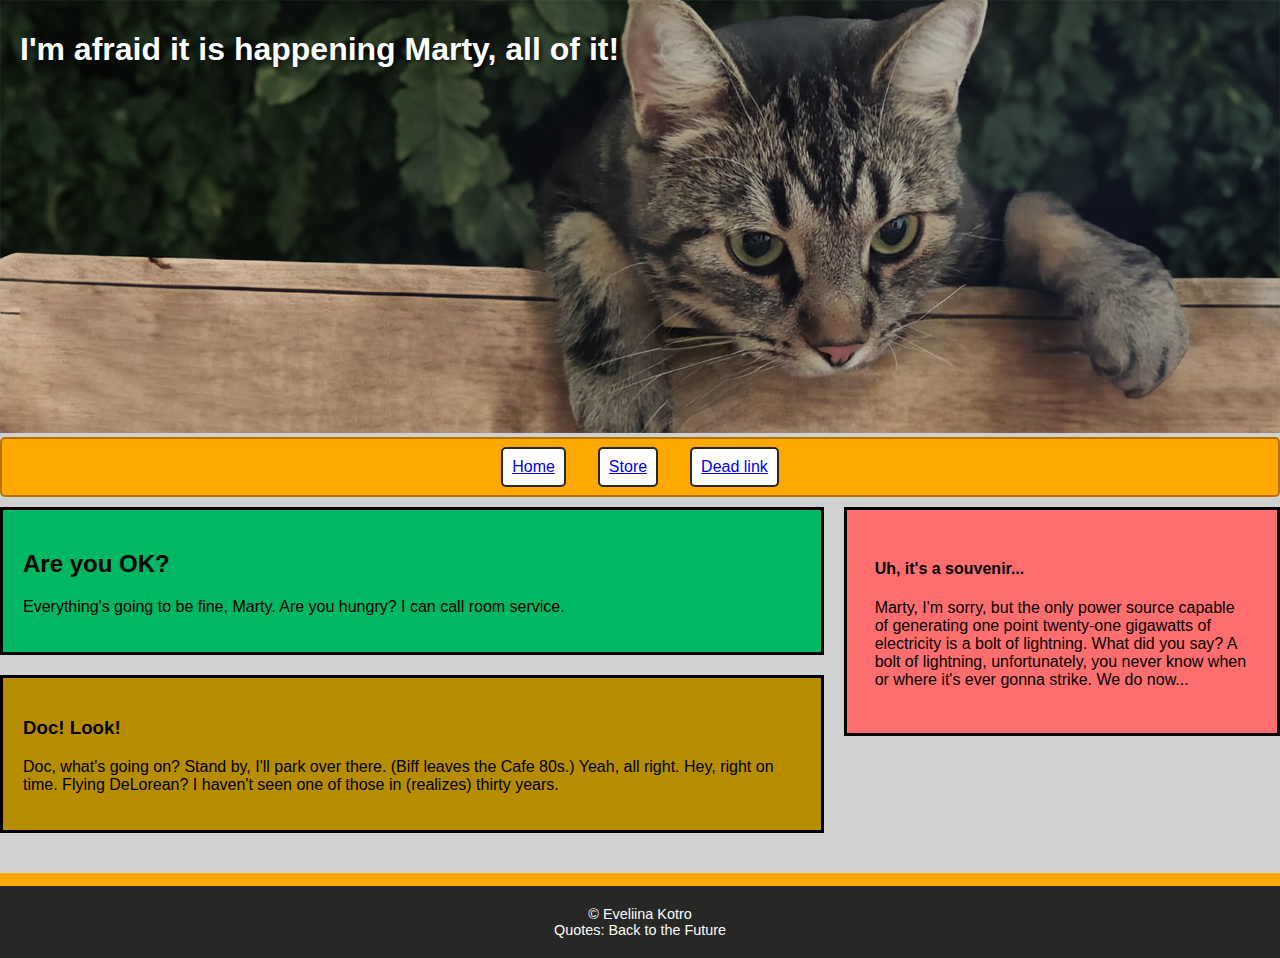
<file: 05B/index.html>
<!doctype html>
<html lang="en">
    <head>
        <meta charset="UTF-8">
        <title>05B</title>
        <meta name="viewport" content="width=device-width, initial-scale=1.0">
        <link rel="stylesheet" href="styles.css">
    </head>
    <body>
        <header>
            <img src="IMG/HeaderCat.png" style="width: 100%" alt="A cat">
            <h1 class="title">I'm afraid it is happening Marty, all of it!</h1>
        </header>

        <nav class="NaviDiv">
            <ul class="navigationlist">
                <li><a href="index.html">Home</a></li>
                <li><a href="second.html">Store</a></li>
                <li><a href="#deadlink">Dead link</a></li>
            </ul>
        </nav>

<main>
    <div class="content-wrapper">
        <div class="main-column">
            <section class="SectionDiv">
                <h2>Are you OK?</h2>
                <p>Everything's going to be fine, Marty. Are you hungry? I can call room service.</p>
            </section>

            <article class="ArticleDiv">
                <h3>Doc! Look!</h3>
                <p>
                    Doc, what's going on? Stand by, I'll park over there. (Biff leaves the Cafe 80s.) Yeah, all right.
                    Hey, right on time. Flying DeLorean? I haven't seen one of those in (realizes) thirty years.
                </p>
            </article>
        </div>

        <aside class="aSideDiv">
            <h4>Uh, it's a souvenir...</h4>
            <p>
                Marty, I'm sorry, but the only power source capable of generating one point twenty-one gigawatts of
                electricity is a bolt of lightning. What did you say? A bolt of lightning, unfortunately, you never
                know when or where it's ever gonna strike. We do now...
            </p>
        </aside>
    </div>
</main>


        <footer>
            &#169; Eveliina Kotro <br>
            Quotes: Back to the Future
        </footer>
    </body>
</html>
</file>
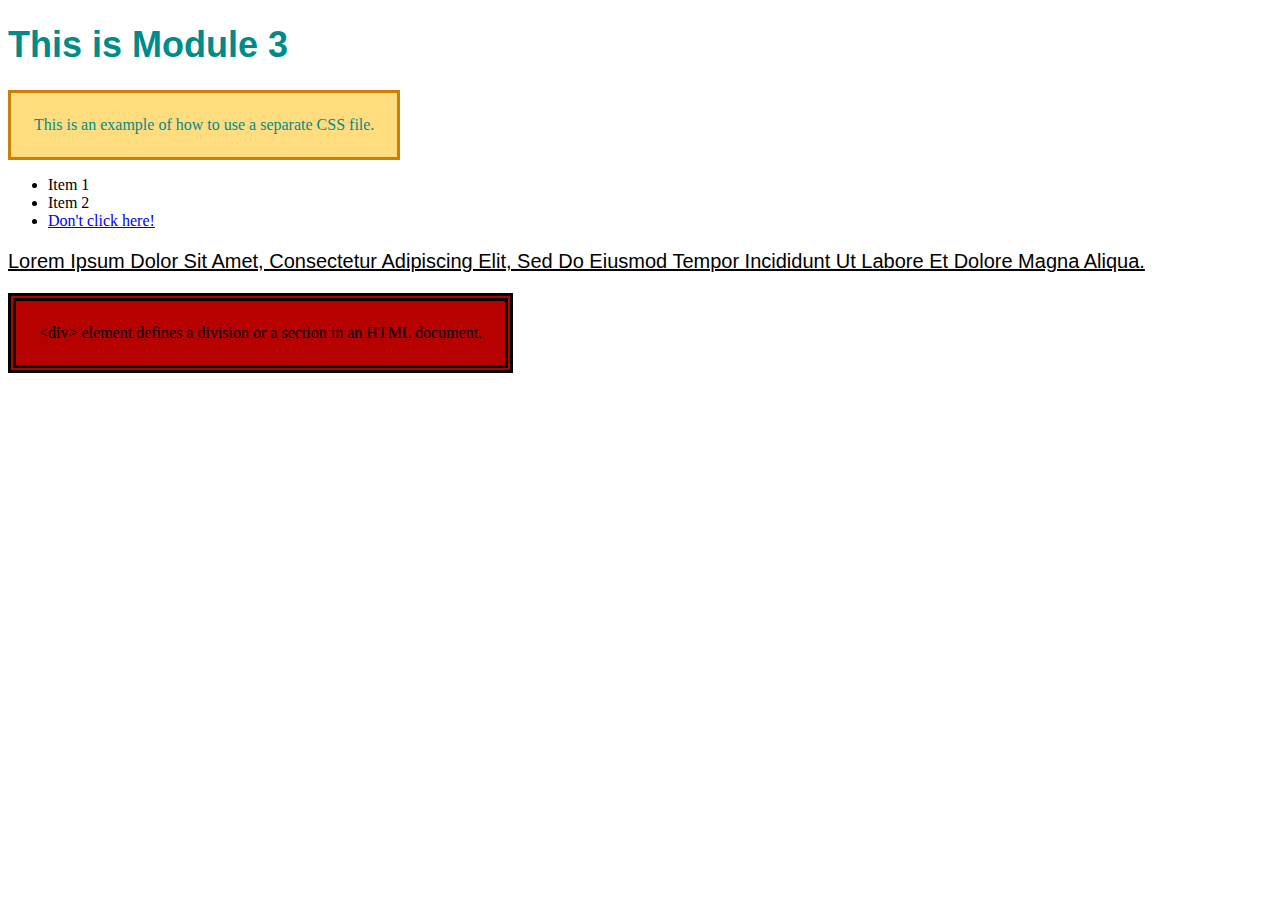
<file: CSS_Basics_Assignment/index.html>
<!doctype html>
<html lang="en">
    <head>
        <meta charset="UTF-8">
        <meta name="viewport" content="width=device-width, initial-scale=1.0">
        <link rel="stylesheet" type="text/css" href="styles.css">
        <title>Module 3 Assignment</title>
    </head>
    <body>
        <h1 class="header-example">This is Module 3</h1>
        <p class="color-example">This is an example of how to use a separate CSS file.</p>
        <ul class="navigationlist">
            <li>Item 1</li>
            <li>Item 2</li>
            <li><a href="second.html">Don't click here!</a></li>
        </ul>
        <p class="text-example">
            Lorem ipsum dolor sit amet, consectetur adipiscing elit, sed do eiusmod tempor incididunt ut labore et
            dolore magna aliqua.
        </p>
        <div class="div-example">&lt;div&gt; element defines a division or a section in an HTML document.</div>
    </body>
</html>
</file>
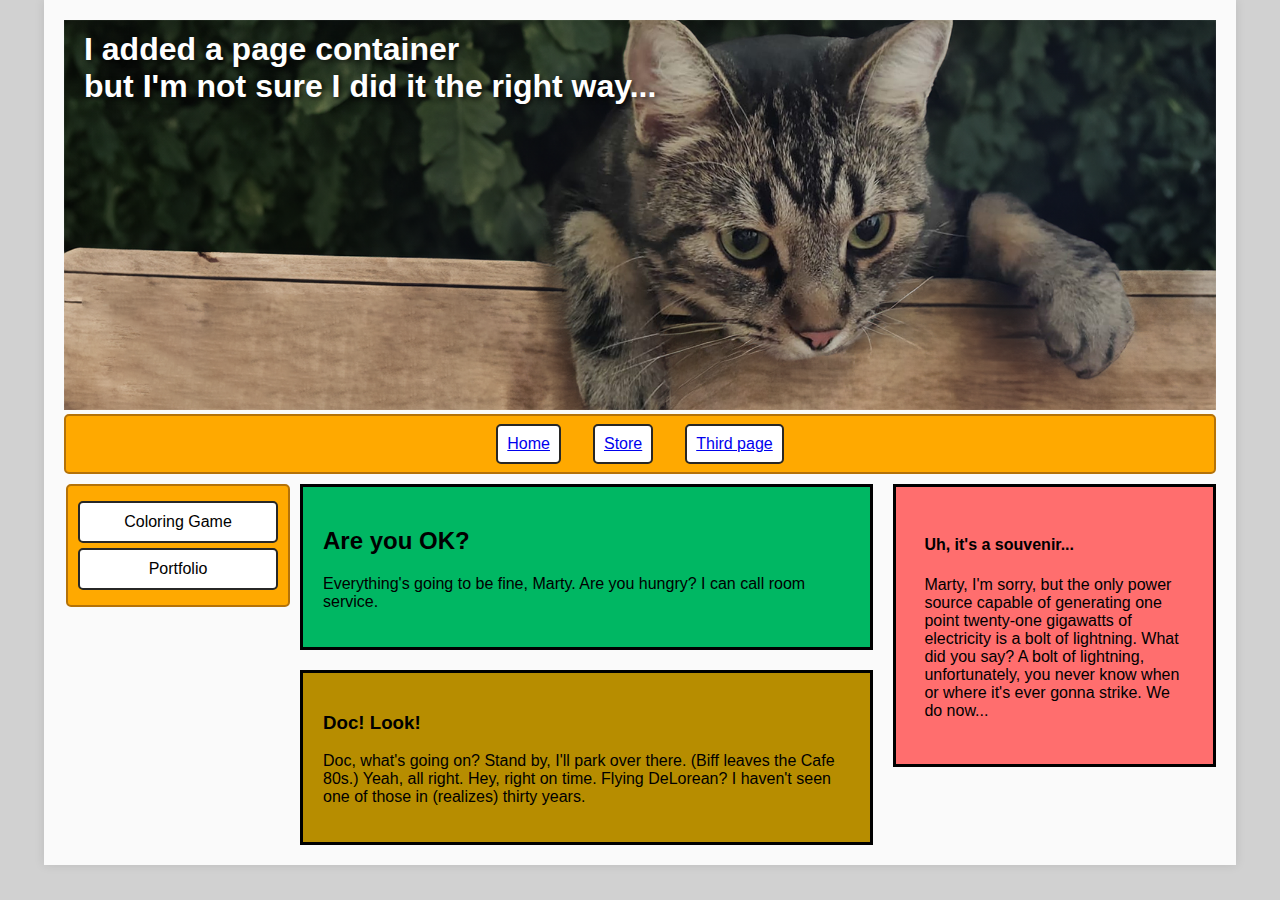
<file: 05B/third.html>
<!doctype html>
<html lang="en">
    <head>
        <meta charset="UTF-8">
        <title>06B</title>
        <meta name="viewport" content="width=device-width, initial-scale=1.0">
        <link rel="stylesheet" href="styles.css">
    </head>
    
<body>
      <div class="page-container">
            <header>
            <img src="IMG/HeaderCat.png" style="width: 100%" alt="A cat">
            <h1 class="title">I added a page container <br>but I'm not sure I did it the right way...</h1>
        </header>

        <nav class="NaviDiv">
            <ul class="navigationlist">
                <li><a href="index.html">Home</a></li>
                <li><a href="second.html">Store</a></li>
                <li><a href="third.html">Third page</a></li>

            </ul>
        </nav>
            <nav class="NaviDivThird">
            <ul class="navigationlistthird">
                <li><a href="https://poki.com/en/g/anycolor-horoscopes" target="_blank" rel="noopener noreferrer">Coloring Game</a></li>
                <!-- Note to self: viimeinen osa estää turvallisuusriskejä, kuten uuden sivun mahdollisuuden käyttää window.opener-objektia alkuperäisen sivun manipulointiin. -->
                <li><a href="https://eveliinakotro.wixsite.com/portfolio" target="_blank" rel="noopener noreferrer">Portfolio</a></li>
                
            </ul>
        </nav>
<main>
    <div class="content-wrapper">
        <div class="main-column">
            <section class="SectionDiv">
                <h2>Are you OK?</h2>
                <p>Everything's going to be fine, Marty. Are you hungry? I can call room service.</p>
            </section>

            <article class="ArticleDiv">
                <h3>Doc! Look!</h3>
                <p>
                    Doc, what's going on? Stand by, I'll park over there. (Biff leaves the Cafe 80s.) Yeah, all right.
                    Hey, right on time. Flying DeLorean? I haven't seen one of those in (realizes) thirty years.
                </p>
            </article>
        </div>

        <aside class="aSideDiv">
            <h4>Uh, it's a souvenir...</h4>
            <p>
                Marty, I'm sorry, but the only power source capable of generating one point twenty-one gigawatts of
                electricity is a bolt of lightning. What did you say? A bolt of lightning, unfortunately, you never
                know when or where it's ever gonna strike. We do now...
            </p>
        </aside>
    </div>
</main>
            </div>
</body>
</html>
</file>
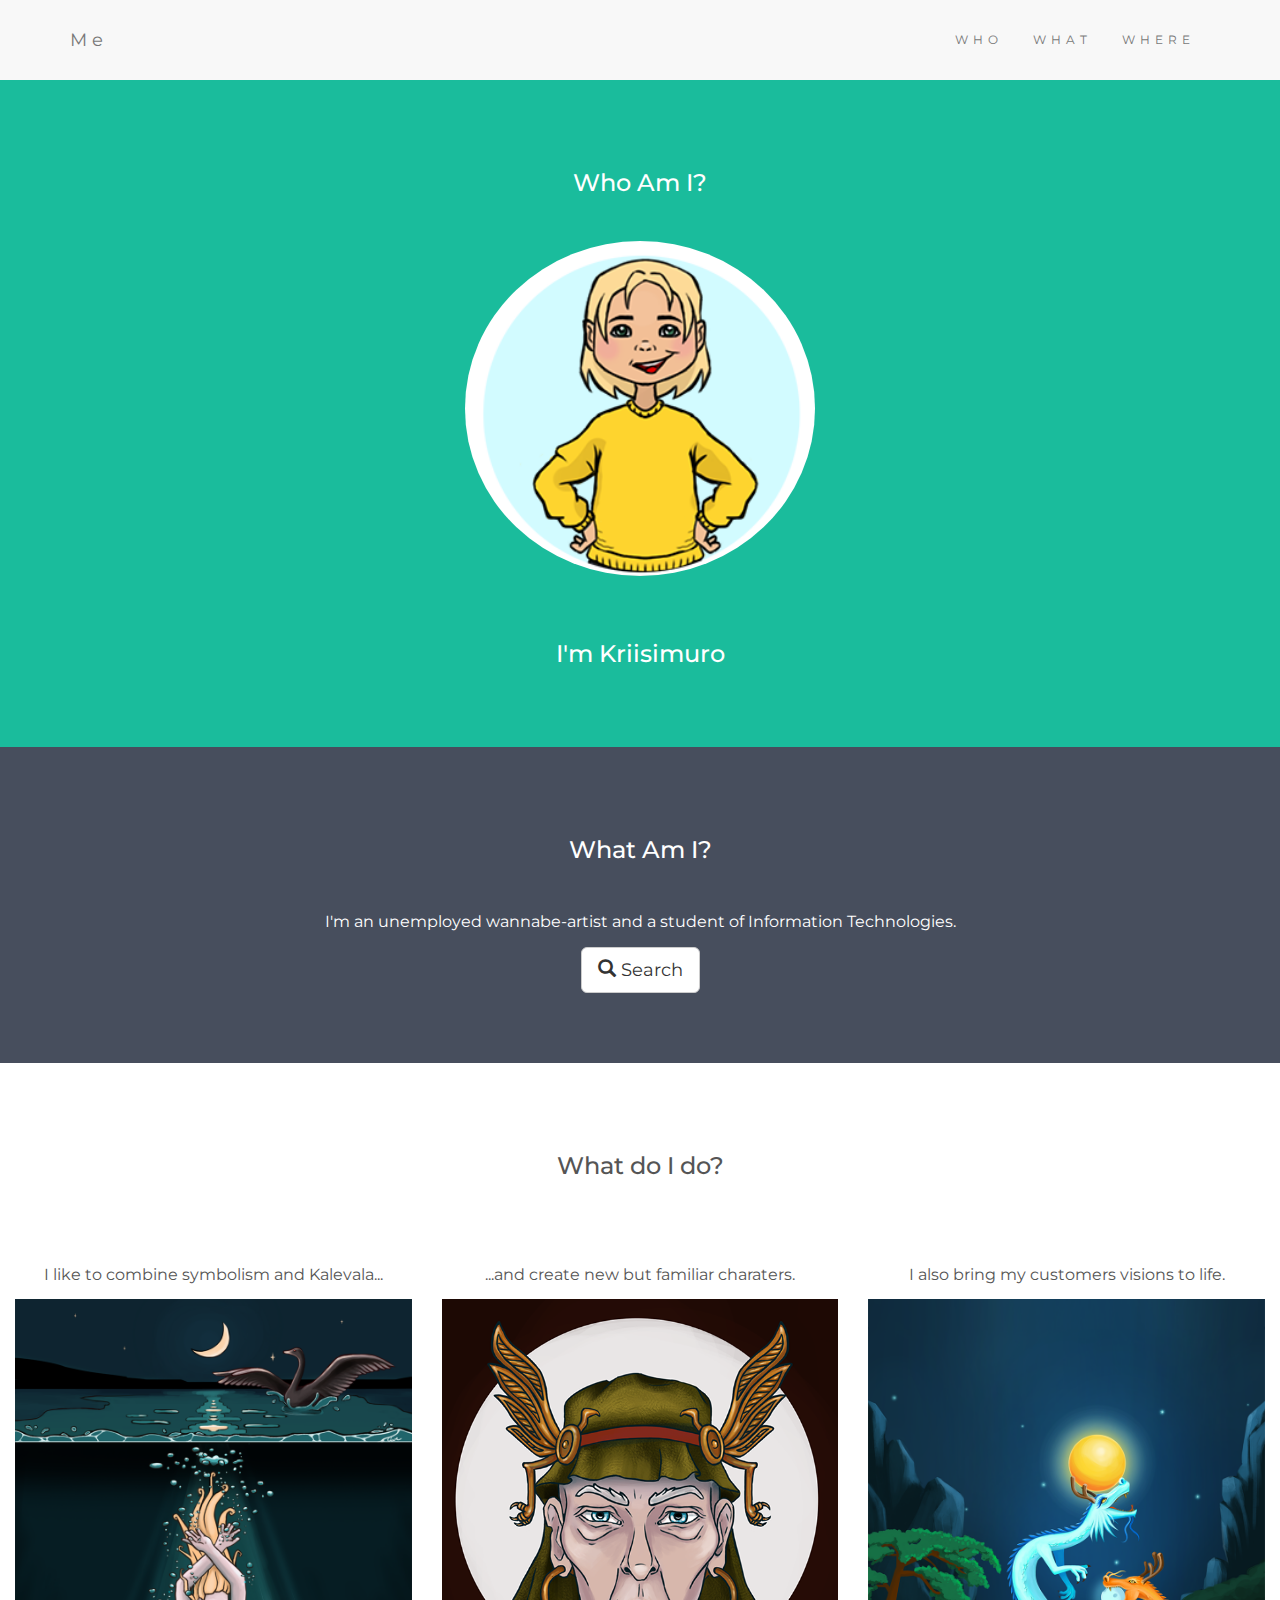
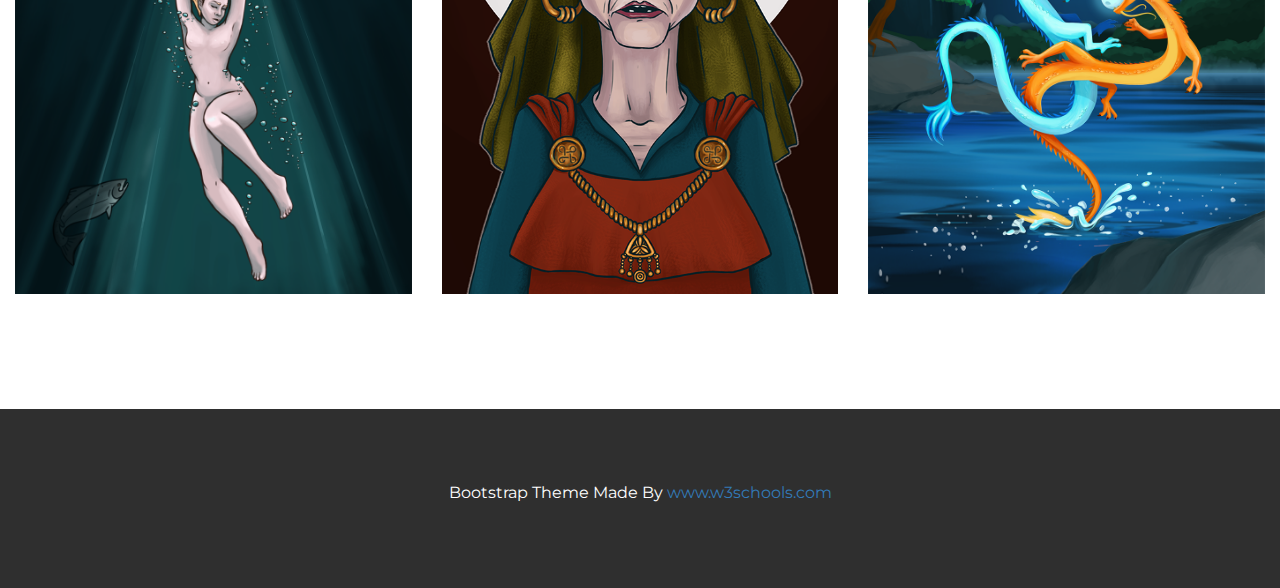
<file: 07B/module7.html>
<!DOCTYPE html>
<html lang="en">
<head>
  <!-- Theme Made By www.w3schools.com - No Copyright -->
  <title>Bootstrap Theme Simply Me</title>
  <meta charset="utf-8">
  <meta name="viewport" content="width=device-width, initial-scale=1">
  <link rel="stylesheet" href="https://maxcdn.bootstrapcdn.com/bootstrap/3.4.1/css/bootstrap.min.css">
  <link href="https://fonts.googleapis.com/css?family=Montserrat" rel="stylesheet">
  <script src="https://ajax.googleapis.com/ajax/libs/jquery/3.7.1/jquery.min.js"></script>
  <script src="https://maxcdn.bootstrapcdn.com/bootstrap/3.4.1/js/bootstrap.min.js"></script>
  <style>
  body {
    font: 20px Montserrat, sans-serif;
    line-height: 1.8;
    color: #f5f6f7;
  }
  p {font-size: 16px;}
  .margin {margin-bottom: 45px;}
  .bg-1 { 
    background-color: #1abc9c; /* Green */
    color: #ffffff;
  }
  .bg-2 { 
    background-color: #474e5d; /* Dark Blue */
    color: #ffffff;
  }
  .bg-3 { 
    background-color: #ffffff; /* White */
    color: #555555;
  }
  .bg-4 { 
    background-color: #2f2f2f; /* Black Gray */
    color: #fff;
  }
  .container-fluid {
    padding-top: 70px;
    padding-bottom: 70px;
  }
  .navbar {
    padding-top: 15px;
    padding-bottom: 15px;
    border: 0;
    border-radius: 0;
    margin-bottom: 0;
    font-size: 12px;
    letter-spacing: 5px;
  }
  .navbar-nav  li a:hover {
    color: #1abc9c !important;
  }
  </style>
</head>
<body>

<!-- Navbar -->
<nav class="navbar navbar-default">
  <div class="container">
    <div class="navbar-header">
      <button type="button" class="navbar-toggle" data-toggle="collapse" data-target="#myNavbar">
        <span class="icon-bar"></span>
        <span class="icon-bar"></span>
        <span class="icon-bar"></span>                        
      </button>
      <a class="navbar-brand" href="#">Me</a>
    </div>
    <div class="collapse navbar-collapse" id="myNavbar">
      <ul class="nav navbar-nav navbar-right">
        <li><a href="#">WHO</a></li>
        <li><a href="#">WHAT</a></li>
        <li><a href="#">WHERE</a></li>
      </ul>
    </div>
  </div>
</nav>

<!-- First Container -->
<div class="container-fluid bg-1 text-center">
  <h3 class="margin">Who Am I?</h3>
  <img src="IMG/EveAvatar.png" class="img-responsive img-circle margin" style="display:inline" alt="Louhi" width="350" height="350">
  <h3>I'm Kriisimuro</h3>
</div>

<!-- Second Container -->
<div class="container-fluid bg-2 text-center">
  <h3 class="margin">What Am I?</h3>
  <p> I'm an unemployed wannabe-artist and a student of Information Technologies. </p>
  <a href="#" class="btn btn-default btn-lg">
    <span class="glyphicon glyphicon-search"></span> Search
  </a>
</div>

<!-- Third Container (Grid) -->
<div class="container-fluid bg-3 text-center">    
  <h3 class="margin">What do I do?</h3><br>
  <div class="row">
    <div class="col-sm-4">
      <p>I like to combine symbolism and Kalevala...</p>
      <img src="IMG/AinoFinal.png" class="img-responsive margin" style="width:100%" alt="Image">
    </div>
    <div class="col-sm-4"> 
      <p>...and create new but familiar charaters.</p>
      <img src="IMG/Louhi.png" class="img-responsive margin" style="width:100%" alt="Image">
    </div>
    <div class="col-sm-4"> 
      <p>I also bring my customers visions to life.</p>
      <img src="IMG/SatumetsaFinal.png" class="img-responsive margin" style="width:100%" alt="Image">
    </div>
  </div>
</div>

<!-- Footer -->
<footer class="container-fluid bg-4 text-center">
  <p>Bootstrap Theme Made By <a href="https://www.w3schools.com">www.w3schools.com</a></p> 
</footer>

</body>
</html>
</file>
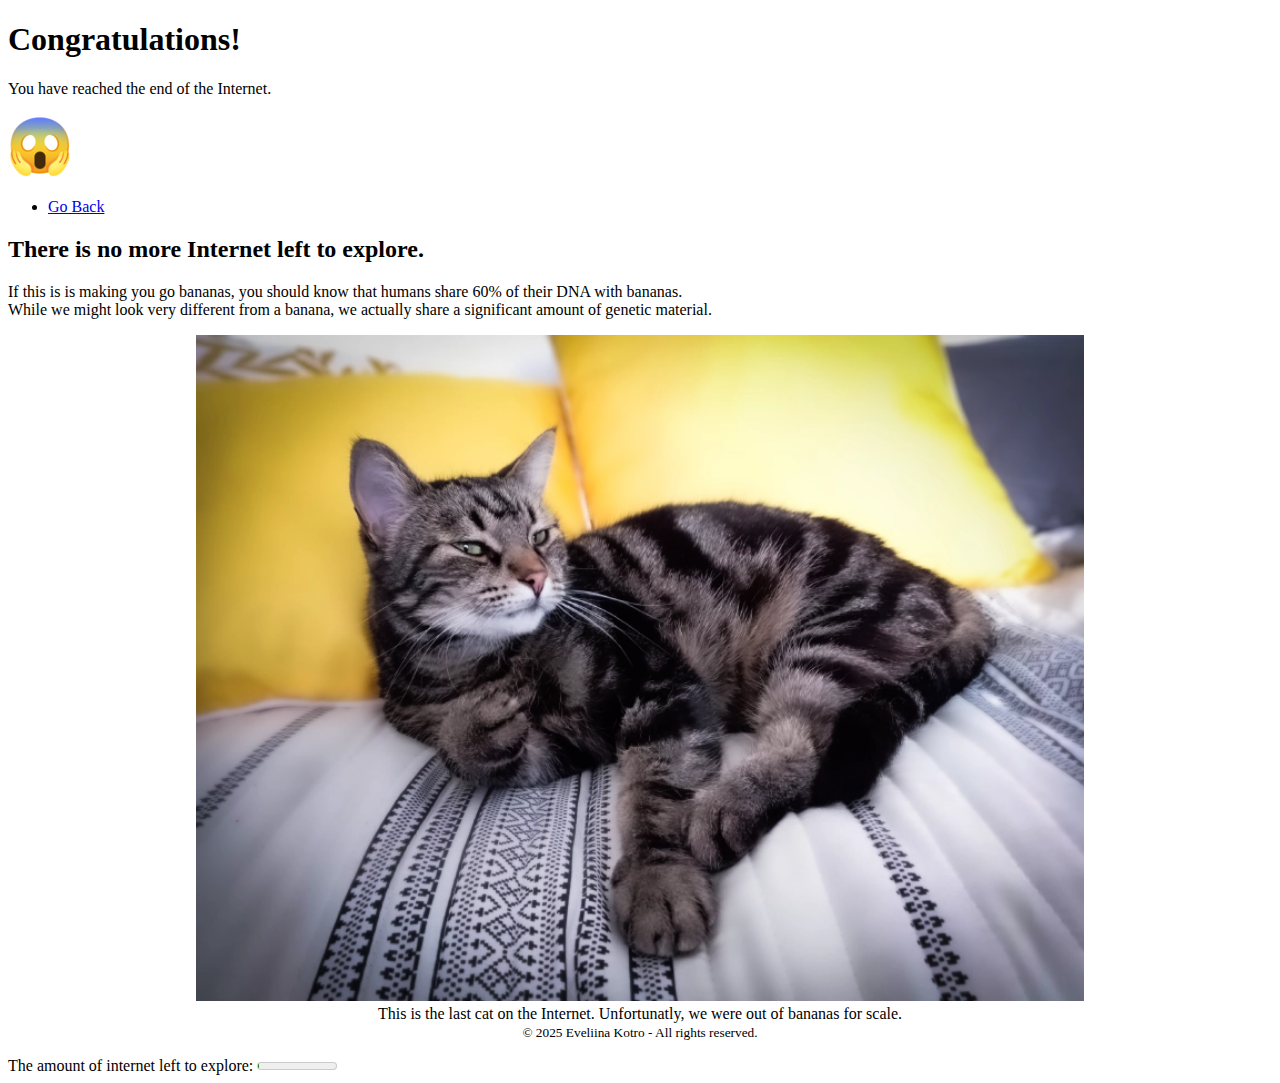
<file: CSS_Basics_Assignment/second.html>
<!doctype html>
<html lang="en">
    <head>
        <meta charset="UTF-8">
        <meta name="viewport" content="width=device-width, initial-scale=1.0">
        <link rel="stylesheet" type="text/css" href="styles.css">
        <title>The End</title>
    </head>
    <body>
        <div class="secondheader">
            <header>
                <h1>Congratulations!</h1>
                <div class="textandimage">
                    <p>You have reached the end of the Internet.</p>
                    <img src="Images/scream.png" style="width: auto" alt="Screaming emoji" />
                </div>
            </header>
        </div>
        <nav>
            <ul class="navigationlist">
                <li><a href="index.html">Go Back</a></li>
            </ul>
        </nav>

        <div class="div-cat">
            <h2>There is no more Internet left to explore.</h2>
            <p class="text-endof">
                If this is is making you go bananas, you should know that humans share 60% of their DNA with bananas.<br />
                While we might look very different from a banana, we actually share a significant amount of genetic
                material.
            </p>
            <figure style="text-align: center">
                <img src="Images/LastCatOfTheInternet.webp" style="width: 75%" alt="A cat" />
                <figcaption>
                    This is the last cat on the Internet. Unfortunatly, we were out of bananas for scale.<br />
                    <small>© 2025 Eveliina Kotro - All rights reserved.</small>
                </figcaption>
            </figure>
        </div>
        <label for="internet">The amount of internet left to explore:</label>
        <meter id="internet" value="0.015" min="0" max="1">0.015 %</meter>
    </body>
</html>
</file>
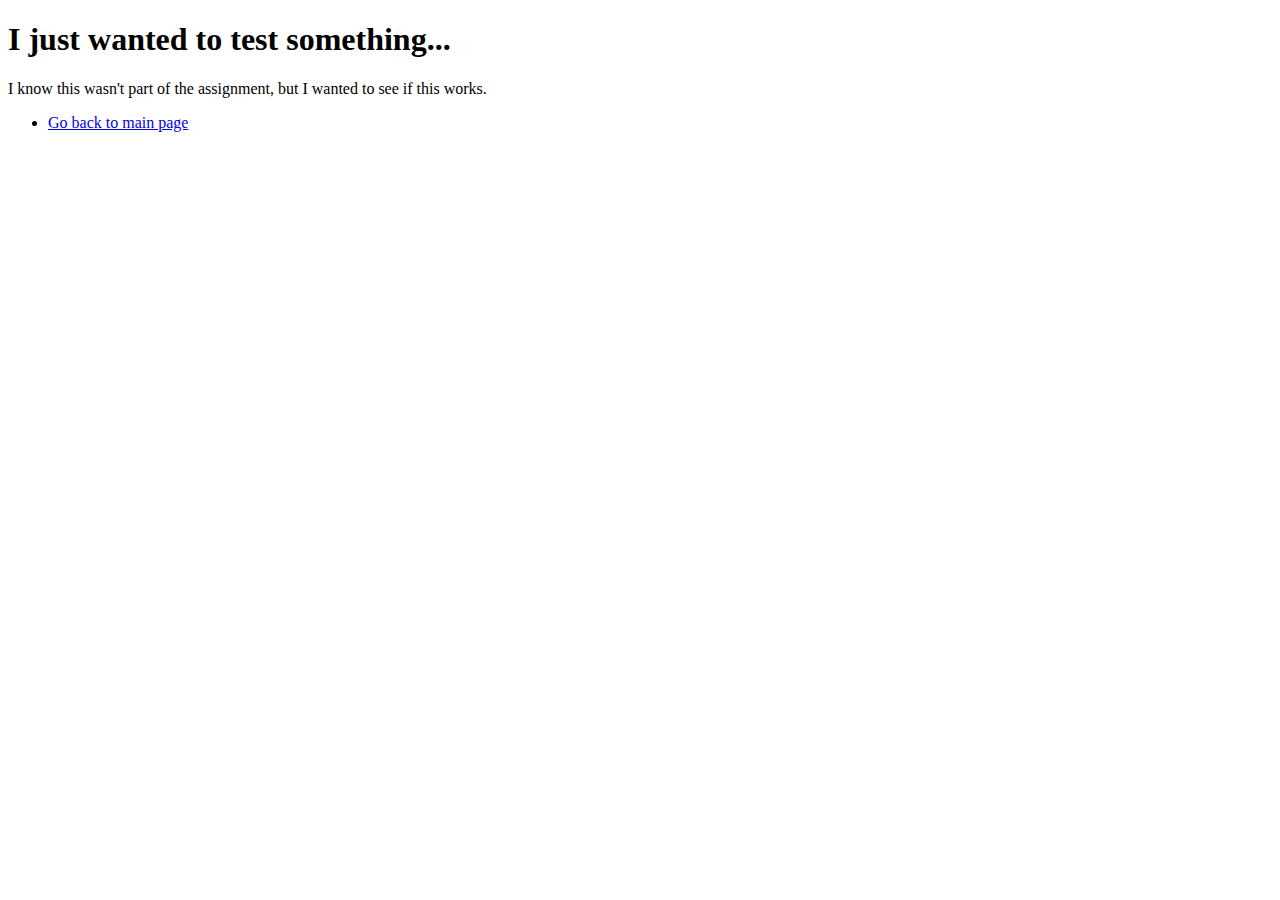
<file: HTML_Basics_Assignment/testpage1.html>
<!DOCTYPE html>
<html lang="en">
    <head>
        <meta charset="UTF-8">
        <title>Just a test page.</title>
    </head>
    <body>
        <header>
            <h1>I just wanted to test something...</h1>
            <p>I know this wasn't part of the assignment, but I wanted to see if this works.</p>
        </header>
        <nav>
            <ul>
            <li><a href="index.html">Go back to main page</a>
                
                </li>
            </ul>
        </nav>
    </body>
</html>
</file>
<file: 05B/styles.css>
body {
margin: 0;
    padding: 0;
    background-color: #d1d1d1;
}

.page-container {
    background-color: #fafafa;
    width: 90%;
    max-width: 1200px;
    margin: 0 auto;
    padding: 20px;
    box-shadow: 0 0 10px rgba(0, 0, 0, 0.1);
}

.header {
    position: relative;
    width: 100%;
    height: 100%;
    overflow: hidden;
}

.header-image {
    width: 100%;
    object-fit: cover;
}

.title {
    position: absolute;
    top: 10px;
    left: auto;
    font-family: Arial, Helvetica, sans-serif;
    color: white;
    font-size: 2rem;
    font-weight: bold;
    text-shadow: 2px 2px 5px rgba(0, 0, 0, 0.7);
    padding: 0 0 0 20px;
}

.NaviDiv {
    color: black;
    font-family: Arial, Helvetica, sans-serif;
    background-color: #ffa900;
    padding: 6px;
    border: 2px solid #b47208;
    border-radius: 5px;
    margin: 0 auto;
    width: auto;
}
.navigationlist {
    display: flex;
    justify-content: center;
    gap: 32px;
    padding: 0;
    margin: 0;
    list-style: none;
}
.navigationlist li {
    background-color: white;
    padding: 9px;
    margin: 2px 0;
    border: 2px solid #272726;
    border-radius: 5px;
}
.content-wrapper {
    font-family: Arial, Helvetica, sans-serif;
    display: flex;
    gap: 20px;
    align-items: flex-start;
}

.main-column {
    display: flex;
    flex-direction: column;
    gap: 20px;
    width: 66%;
}

.SectionDiv {
    width: auto;
    background-color: #00b763;
    border-style: solid;
    border-width: 3px;
    padding: 20px;
    margin: 10px 0 0;
}
.ArticleDiv {
    width: auto;
    background-color: #b78d00;
    border-style: solid;
    border-width: 3px;
    padding: 20px;
}

.aSideDiv {
    width: 30%;
    background-color: #ff6e6e;
    border-style: solid;
    border-width: 3px;
    padding: 28px;
    margin: 10px 0;
}
footer {
    background-color: #272726;
    color: #ffffff;
    text-align: center;
    padding: 20px 10px;
    font-family: Arial, Helvetica, sans-serif;
    font-size: 0.9rem;
    border-top: 13px solid #ffa900;
    margin-top: 40px;
}
.NaviDivThird {
    float: left;
    width: 200px;
    height: auto;
    background-color: #ffa900;
    border: 2px solid #b47208;
    border-radius: 5px;
    padding: 10px;
    margin: 10px 10px 2px 2px;
    font-family: Arial, Helvetica, sans-serif;
}

.NaviDivThird ul {
    list-style-type: none;
    padding: 0;
    margin: 0;
}

.NaviDivThird li {
    background-color: white;
    padding: 10px;
    margin: 5px 0;
    border: 2px solid #272726;
    border-radius: 5px;
    text-align: center;
}

.NaviDivThird a {
    text-decoration: none;
    color: black;
    display: block;
}
</file>
<file: CSS_Basics_Assignment/styles.css>
.header-example {
    font-size: 36px;
    font-family: Verdana, Geneva, Tahoma, sans-serif;
    color: darkcyan;
}

.color-example {
    width: fit-content;
    color: darkcyan;
    background-color: #ffdd7e;
    border-style: solid;
    border-width: 3px;
    border-color: #cc8005;    
    padding: 23px;
}

.list-example {
    list-style: circle;
    color: #b70000;
}

.text-example {
    font-family: Arial, Helvetica, sans-serif;
    font-size: 20px;
    text-transform: capitalize;
    text-decoration: underline;
}

.div-example {
    width: fit-content;
    background-color: #b70000;
    border-style: double;
    border-width: 8px;
    padding: 23px;
}
</file>
